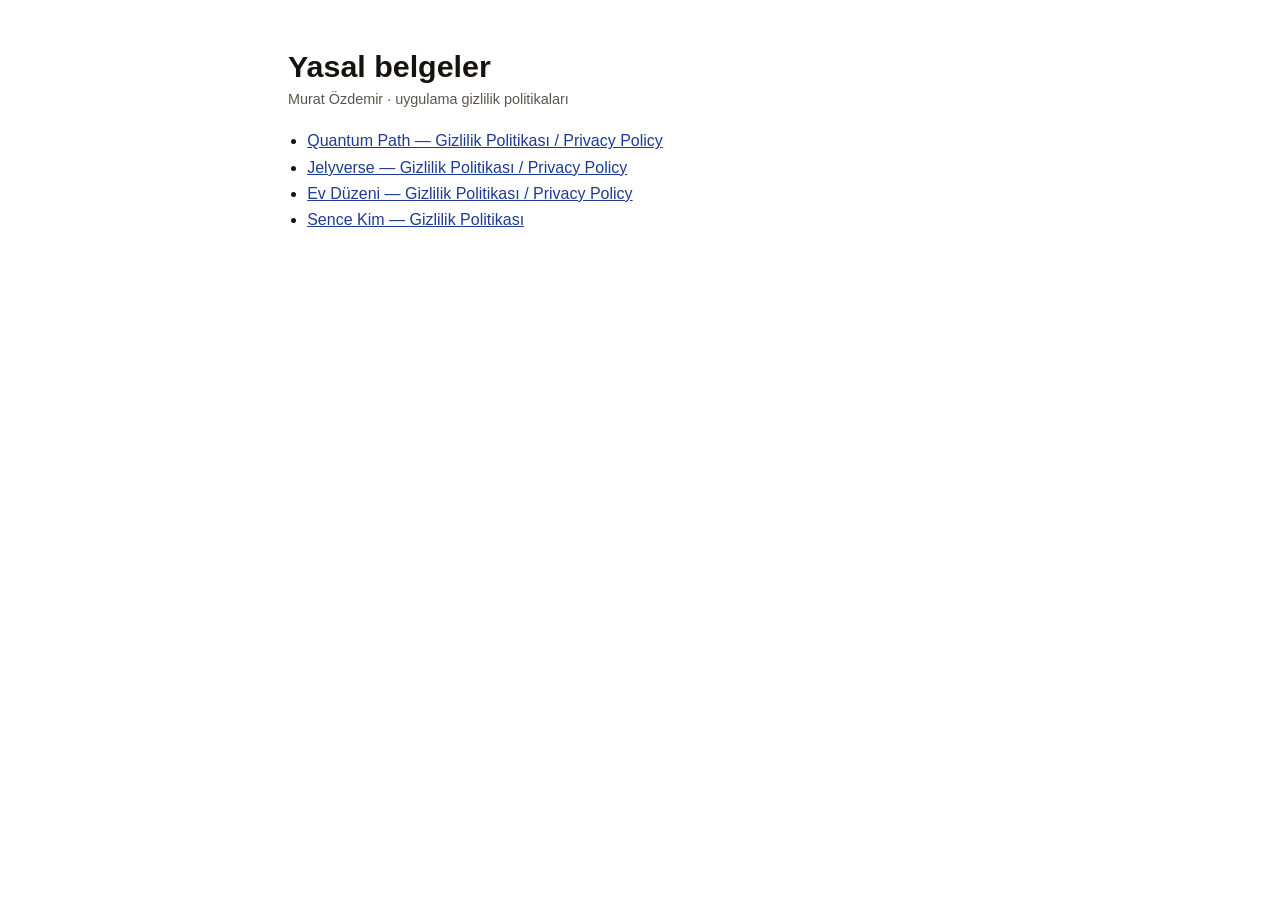
<file: index.html>
<!doctype html>
<html lang="tr">
<head>
<meta charset="utf-8">
<meta name="viewport" content="width=device-width, initial-scale=1">
<title>Yasal belgeler</title>
<link rel="stylesheet" href="_style.css">
</head>
<body>
<main>
<h1>Yasal belgeler</h1>
<p class="meta">Murat Özdemir · uygulama gizlilik politikaları</p>
<ul>
  <li><a href="quantumpath/gizlilik.html">Quantum Path — Gizlilik Politikası / Privacy Policy</a></li>
  <li><a href="jelyverse/gizlilik.html">Jelyverse — Gizlilik Politikası / Privacy Policy</a></li>
  <li><a href="evduzeni/gizlilik.html">Ev Düzeni — Gizlilik Politikası / Privacy Policy</a></li>
  <li><a href="sencekim/gizlilik.html">Sence Kim — Gizlilik Politikası</a></li>
</ul>
</main>
</body>
</html>
</file>
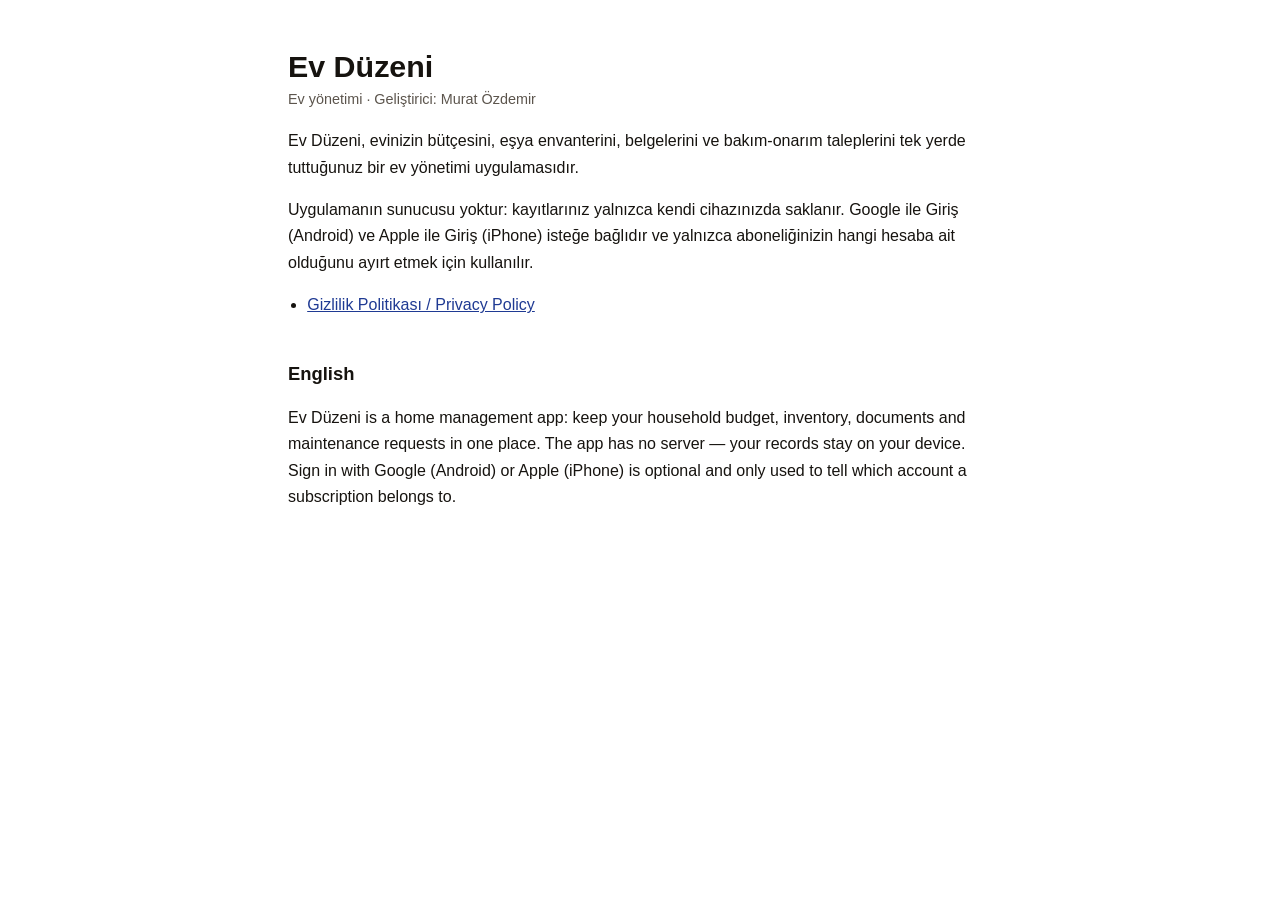
<file: evduzeni/index.html>
<!doctype html>
<html lang="tr">
<head>
<meta charset="utf-8">
<meta name="viewport" content="width=device-width, initial-scale=1">
<title>Ev Düzeni</title>
<link rel="stylesheet" href="../_style.css">
</head>
<body>
<main>

<h1>Ev Düzeni</h1>
<p class="meta">Ev yönetimi · Geliştirici: Murat Özdemir</p>

<p>Ev Düzeni, evinizin bütçesini, eşya envanterini, belgelerini ve bakım-onarım taleplerini tek yerde tuttuğunuz bir ev yönetimi uygulamasıdır.</p>
<p>Uygulamanın sunucusu yoktur: kayıtlarınız yalnızca kendi cihazınızda saklanır. Google ile Giriş (Android) ve Apple ile Giriş (iPhone) isteğe bağlıdır ve yalnızca aboneliğinizin hangi hesaba ait olduğunu ayırt etmek için kullanılır.</p>

<ul>
  <li><a href="gizlilik.html">Gizlilik Politikası / Privacy Policy</a></li>
</ul>

<h2>English</h2>
<p>Ev Düzeni is a home management app: keep your household budget, inventory, documents and maintenance requests in one place. The app has no server — your records stay on your device. Sign in with Google (Android) or Apple (iPhone) is optional and only used to tell which account a subscription belongs to.</p>

</main>
</body>
</html>
</file>
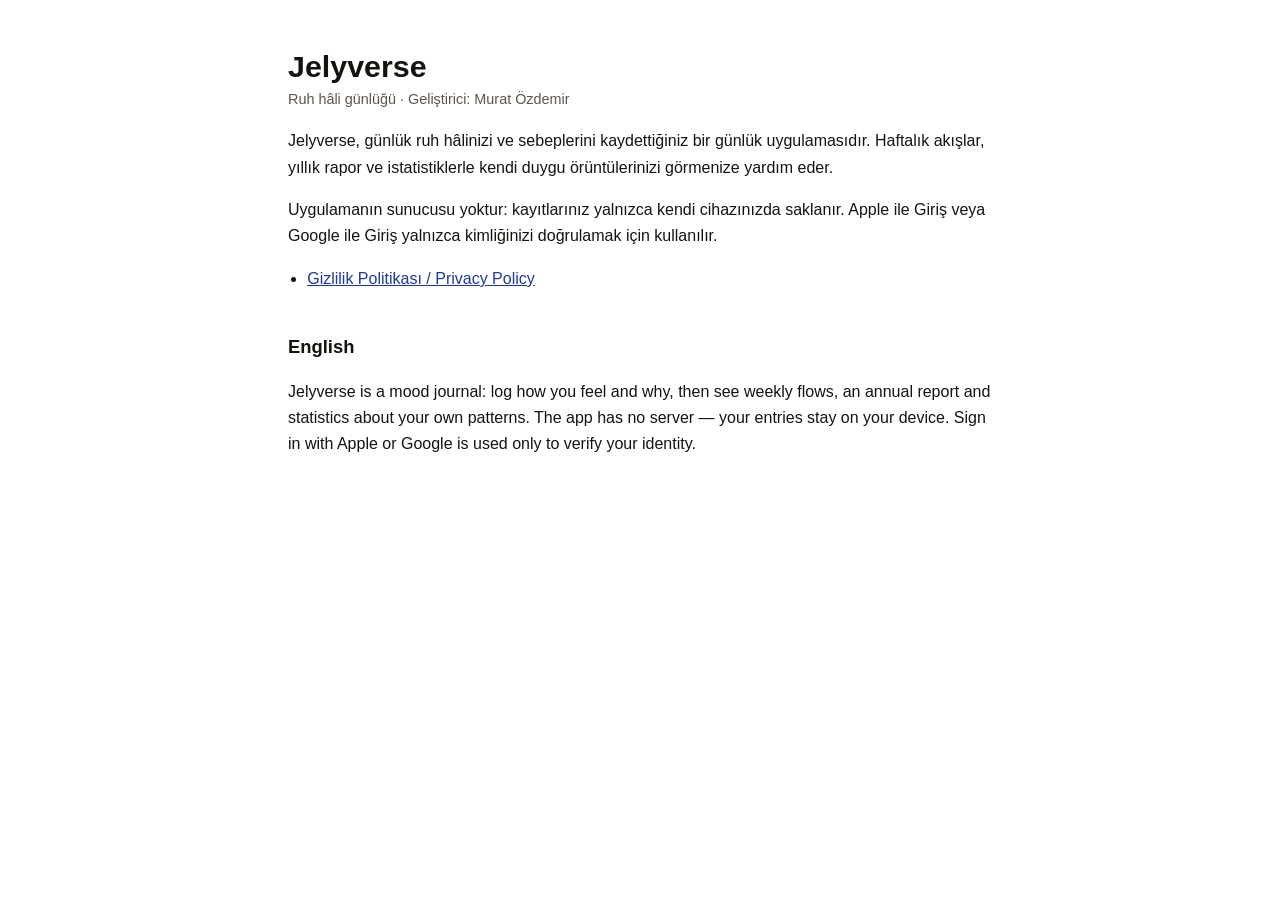
<file: jelyverse/index.html>
<!doctype html>
<html lang="tr">
<head>
<meta charset="utf-8">
<meta name="viewport" content="width=device-width, initial-scale=1">
<title>Jelyverse</title>
<link rel="stylesheet" href="../_style.css">
</head>
<body>
<main>

<h1>Jelyverse</h1>
<p class="meta">Ruh hâli günlüğü · Geliştirici: Murat Özdemir</p>

<p>Jelyverse, günlük ruh hâlinizi ve sebeplerini kaydettiğiniz bir günlük uygulamasıdır. Haftalık akışlar, yıllık rapor ve istatistiklerle kendi duygu örüntülerinizi görmenize yardım eder.</p>
<p>Uygulamanın sunucusu yoktur: kayıtlarınız yalnızca kendi cihazınızda saklanır. Apple ile Giriş veya Google ile Giriş yalnızca kimliğinizi doğrulamak için kullanılır.</p>

<ul>
  <li><a href="gizlilik.html">Gizlilik Politikası / Privacy Policy</a></li>
</ul>

<h2>English</h2>
<p>Jelyverse is a mood journal: log how you feel and why, then see weekly flows, an annual report and statistics about your own patterns. The app has no server — your entries stay on your device. Sign in with Apple or Google is used only to verify your identity.</p>

</main>
</body>
</html>
</file>
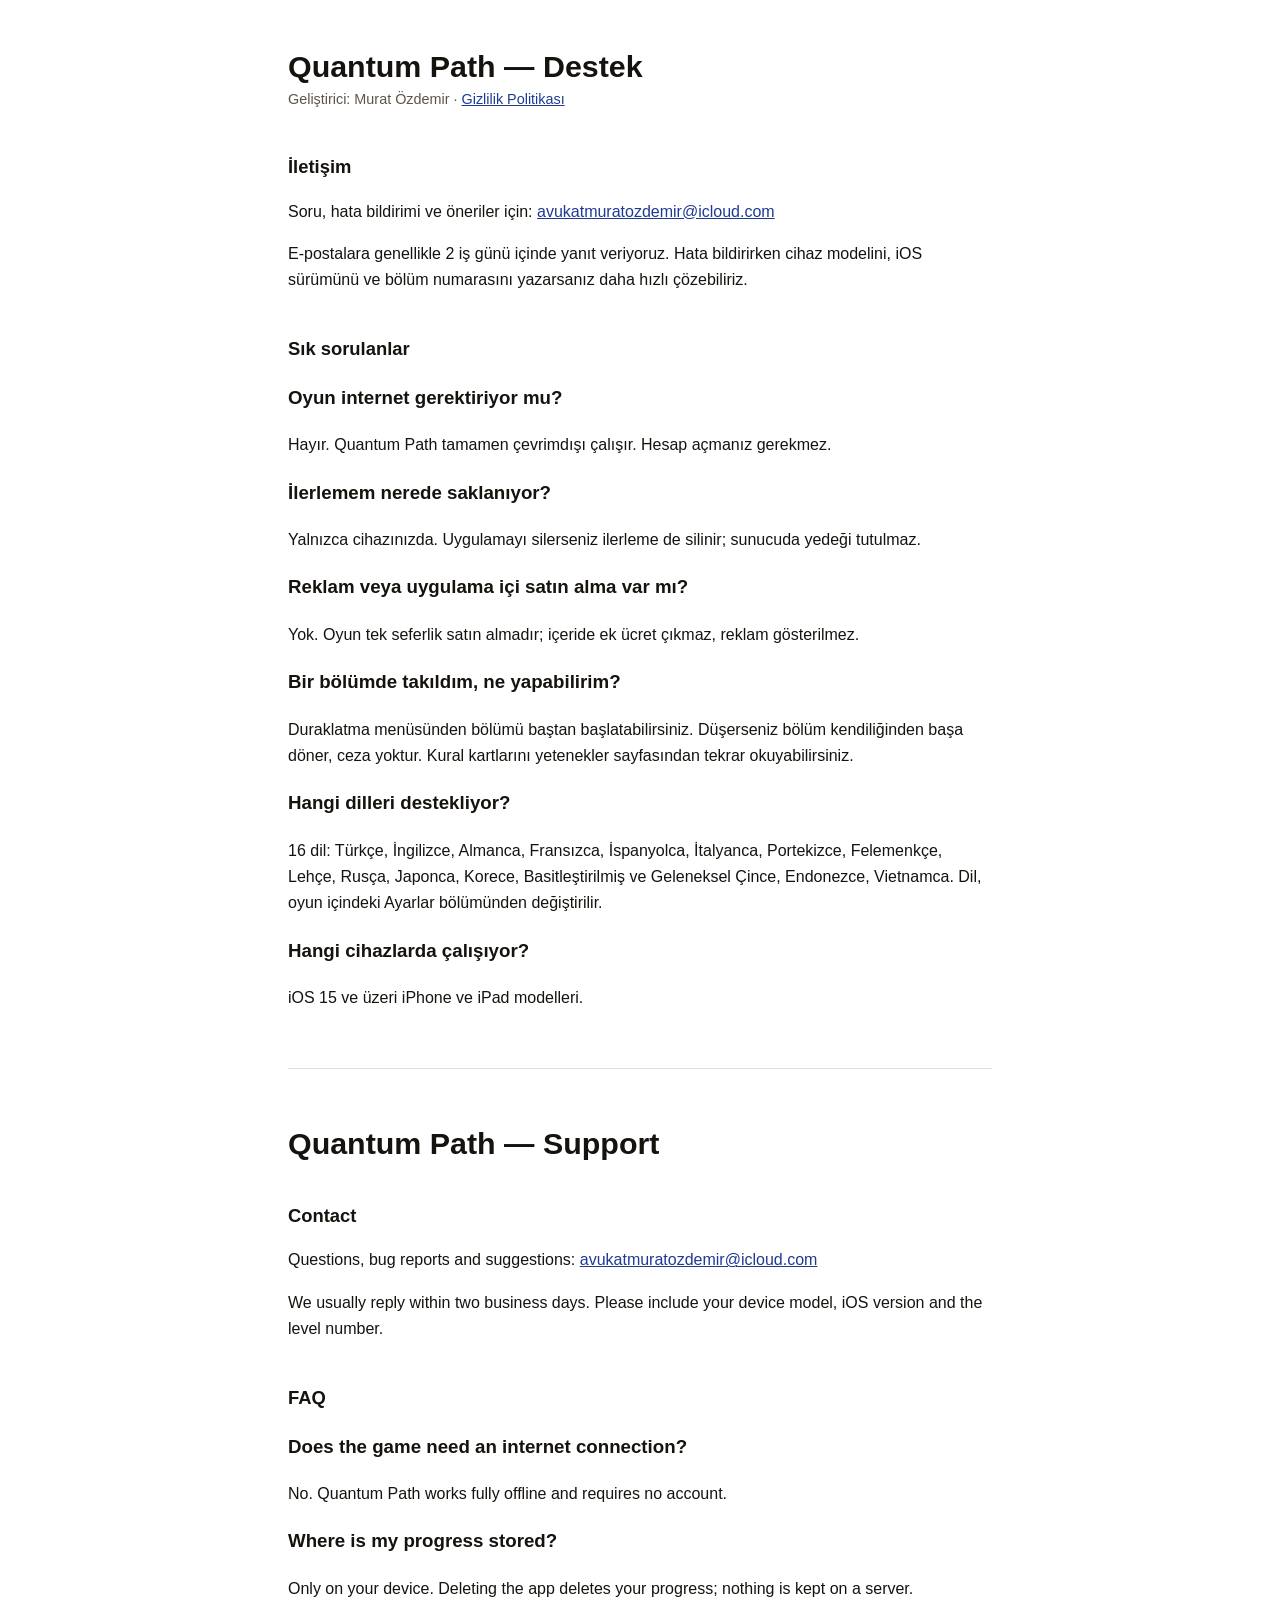
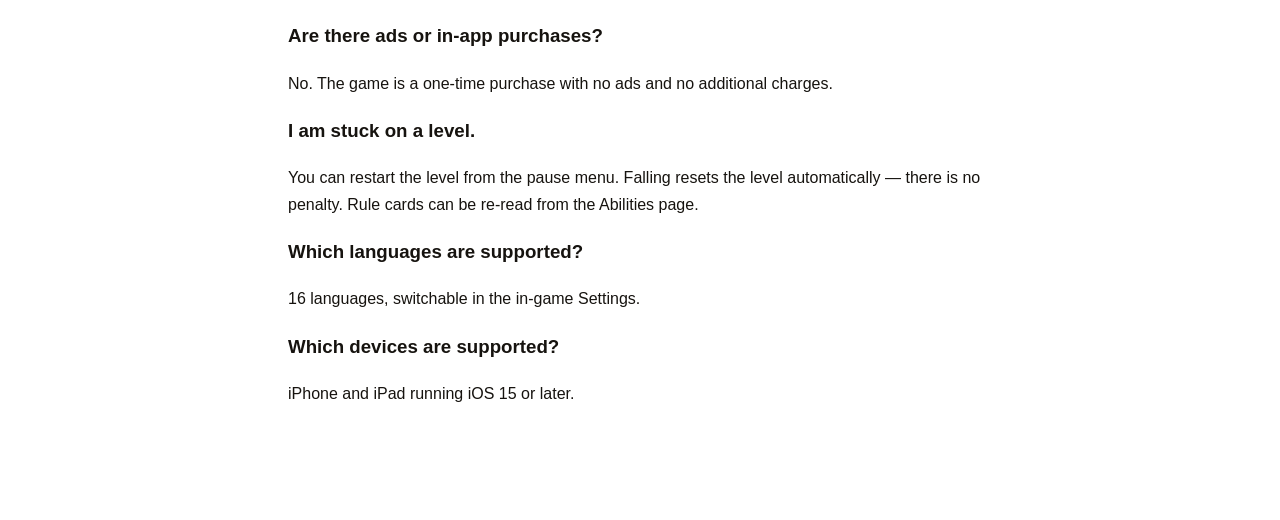
<file: quantumpath/index.html>
<!doctype html>
<html lang="tr">
<head>
<meta charset="utf-8">
<meta name="viewport" content="width=device-width, initial-scale=1">
<title>Quantum Path — Destek / Support</title>
<link rel="stylesheet" href="../_style.css">
</head>
<body>
<main>

<h1>Quantum Path — Destek</h1>
<p class="meta">Geliştirici: Murat Özdemir · <a href="gizlilik.html">Gizlilik Politikası</a></p>

<h2>İletişim</h2>
<p>Soru, hata bildirimi ve öneriler için: <a href="mailto:avukatmuratozdemir@icloud.com">avukatmuratozdemir@icloud.com</a></p>
<p>E-postalara genellikle 2 iş günü içinde yanıt veriyoruz. Hata bildirirken cihaz modelini, iOS sürümünü ve bölüm numarasını yazarsanız daha hızlı çözebiliriz.</p>

<h2>Sık sorulanlar</h2>

<h3>Oyun internet gerektiriyor mu?</h3>
<p>Hayır. Quantum Path tamamen çevrimdışı çalışır. Hesap açmanız gerekmez.</p>

<h3>İlerlemem nerede saklanıyor?</h3>
<p>Yalnızca cihazınızda. Uygulamayı silerseniz ilerleme de silinir; sunucuda yedeği tutulmaz.</p>

<h3>Reklam veya uygulama içi satın alma var mı?</h3>
<p>Yok. Oyun tek seferlik satın almadır; içeride ek ücret çıkmaz, reklam gösterilmez.</p>

<h3>Bir bölümde takıldım, ne yapabilirim?</h3>
<p>Duraklatma menüsünden bölümü baştan başlatabilirsiniz. Düşerseniz bölüm kendiliğinden başa döner, ceza yoktur. Kural kartlarını yetenekler sayfasından tekrar okuyabilirsiniz.</p>

<h3>Hangi dilleri destekliyor?</h3>
<p>16 dil: Türkçe, İngilizce, Almanca, Fransızca, İspanyolca, İtalyanca, Portekizce, Felemenkçe, Lehçe, Rusça, Japonca, Korece, Basitleştirilmiş ve Geleneksel Çince, Endonezce, Vietnamca. Dil, oyun içindeki Ayarlar bölümünden değiştirilir.</p>

<h3>Hangi cihazlarda çalışıyor?</h3>
<p>iOS 15 ve üzeri iPhone ve iPad modelleri.</p>

<hr>

<h1>Quantum Path — Support</h1>

<h2>Contact</h2>
<p>Questions, bug reports and suggestions: <a href="mailto:avukatmuratozdemir@icloud.com">avukatmuratozdemir@icloud.com</a></p>
<p>We usually reply within two business days. Please include your device model, iOS version and the level number.</p>

<h2>FAQ</h2>

<h3>Does the game need an internet connection?</h3>
<p>No. Quantum Path works fully offline and requires no account.</p>

<h3>Where is my progress stored?</h3>
<p>Only on your device. Deleting the app deletes your progress; nothing is kept on a server.</p>

<h3>Are there ads or in-app purchases?</h3>
<p>No. The game is a one-time purchase with no ads and no additional charges.</p>

<h3>I am stuck on a level.</h3>
<p>You can restart the level from the pause menu. Falling resets the level automatically — there is no penalty. Rule cards can be re-read from the Abilities page.</p>

<h3>Which languages are supported?</h3>
<p>16 languages, switchable in the in-game Settings.</p>

<h3>Which devices are supported?</h3>
<p>iPhone and iPad running iOS 15 or later.</p>

</main>
</body>
</html>
</file>
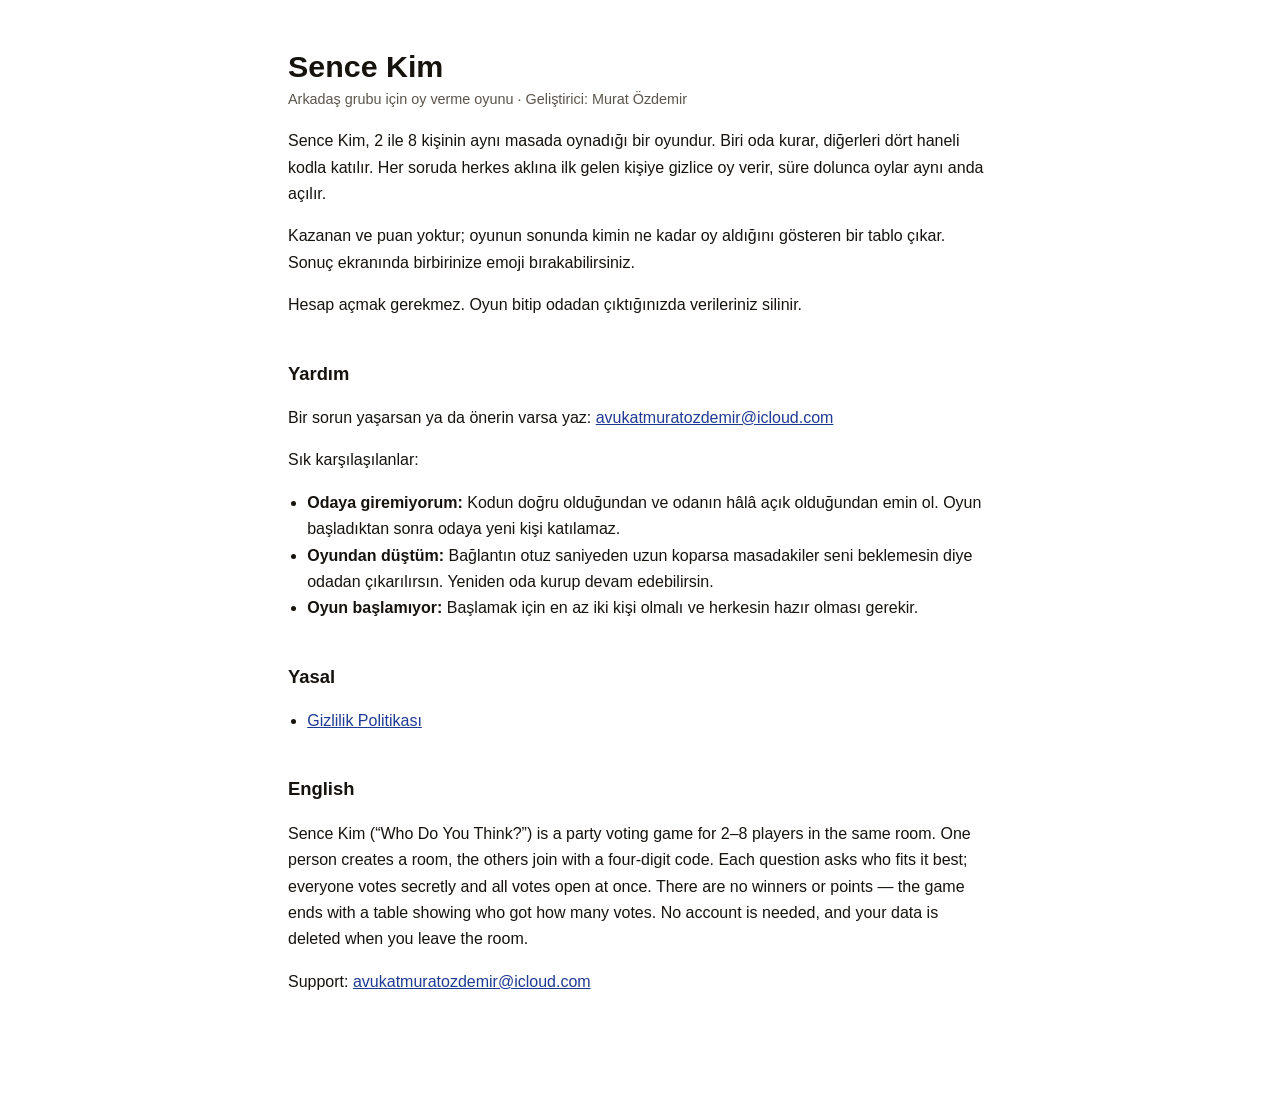
<file: sencekim/index.html>
<!doctype html>
<html lang="tr">
<head>
<meta charset="utf-8">
<meta name="viewport" content="width=device-width, initial-scale=1">
<title>Sence Kim</title>
<link rel="stylesheet" href="../_style.css">
</head>
<body>
<main>

<h1>Sence Kim</h1>
<p class="meta">Arkadaş grubu için oy verme oyunu · Geliştirici: Murat Özdemir</p>

<p>Sence Kim, 2 ile 8 kişinin aynı masada oynadığı bir oyundur. Biri oda kurar, diğerleri dört haneli kodla katılır. Her soruda herkes aklına ilk gelen kişiye gizlice oy verir, süre dolunca oylar aynı anda açılır.</p>
<p>Kazanan ve puan yoktur; oyunun sonunda kimin ne kadar oy aldığını gösteren bir tablo çıkar. Sonuç ekranında birbirinize emoji bırakabilirsiniz.</p>
<p>Hesap açmak gerekmez. Oyun bitip odadan çıktığınızda verileriniz silinir.</p>

<h2>Yardım</h2>
<p>Bir sorun yaşarsan ya da önerin varsa yaz: <a href="mailto:avukatmuratozdemir@icloud.com">avukatmuratozdemir@icloud.com</a></p>
<p>Sık karşılaşılanlar:</p>
<ul>
  <li><strong>Odaya giremiyorum:</strong> Kodun doğru olduğundan ve odanın hâlâ açık olduğundan emin ol. Oyun başladıktan sonra odaya yeni kişi katılamaz.</li>
  <li><strong>Oyundan düştüm:</strong> Bağlantın otuz saniyeden uzun koparsa masadakiler seni beklemesin diye odadan çıkarılırsın. Yeniden oda kurup devam edebilirsin.</li>
  <li><strong>Oyun başlamıyor:</strong> Başlamak için en az iki kişi olmalı ve herkesin hazır olması gerekir.</li>
</ul>

<h2>Yasal</h2>
<ul>
  <li><a href="gizlilik.html">Gizlilik Politikası</a></li>
</ul>

<h2>English</h2>
<p>Sence Kim (“Who Do You Think?”) is a party voting game for 2–8 players in the same room. One person creates a room, the others join with a four-digit code. Each question asks who fits it best; everyone votes secretly and all votes open at once. There are no winners or points — the game ends with a table showing who got how many votes. No account is needed, and your data is deleted when you leave the room.</p>
<p>Support: <a href="mailto:avukatmuratozdemir@icloud.com">avukatmuratozdemir@icloud.com</a></p>

</main>
</body>
</html>
</file>
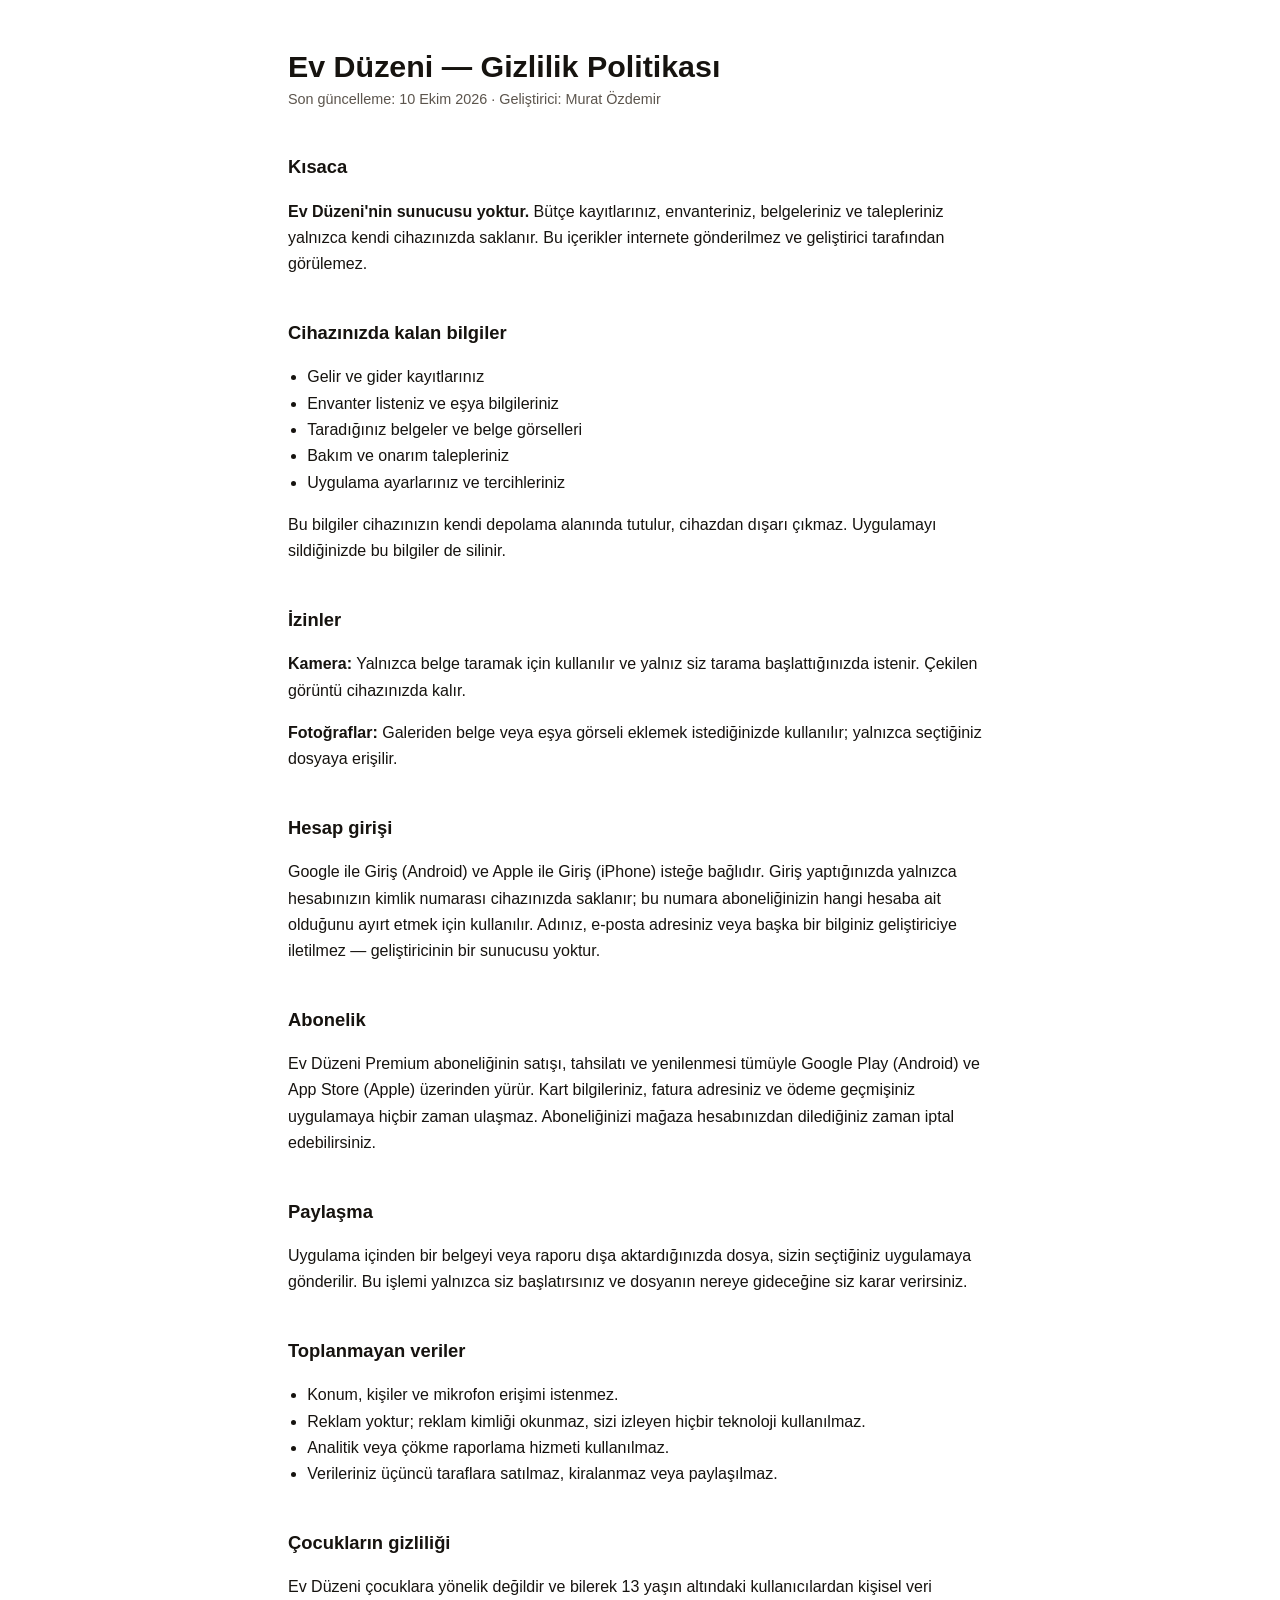
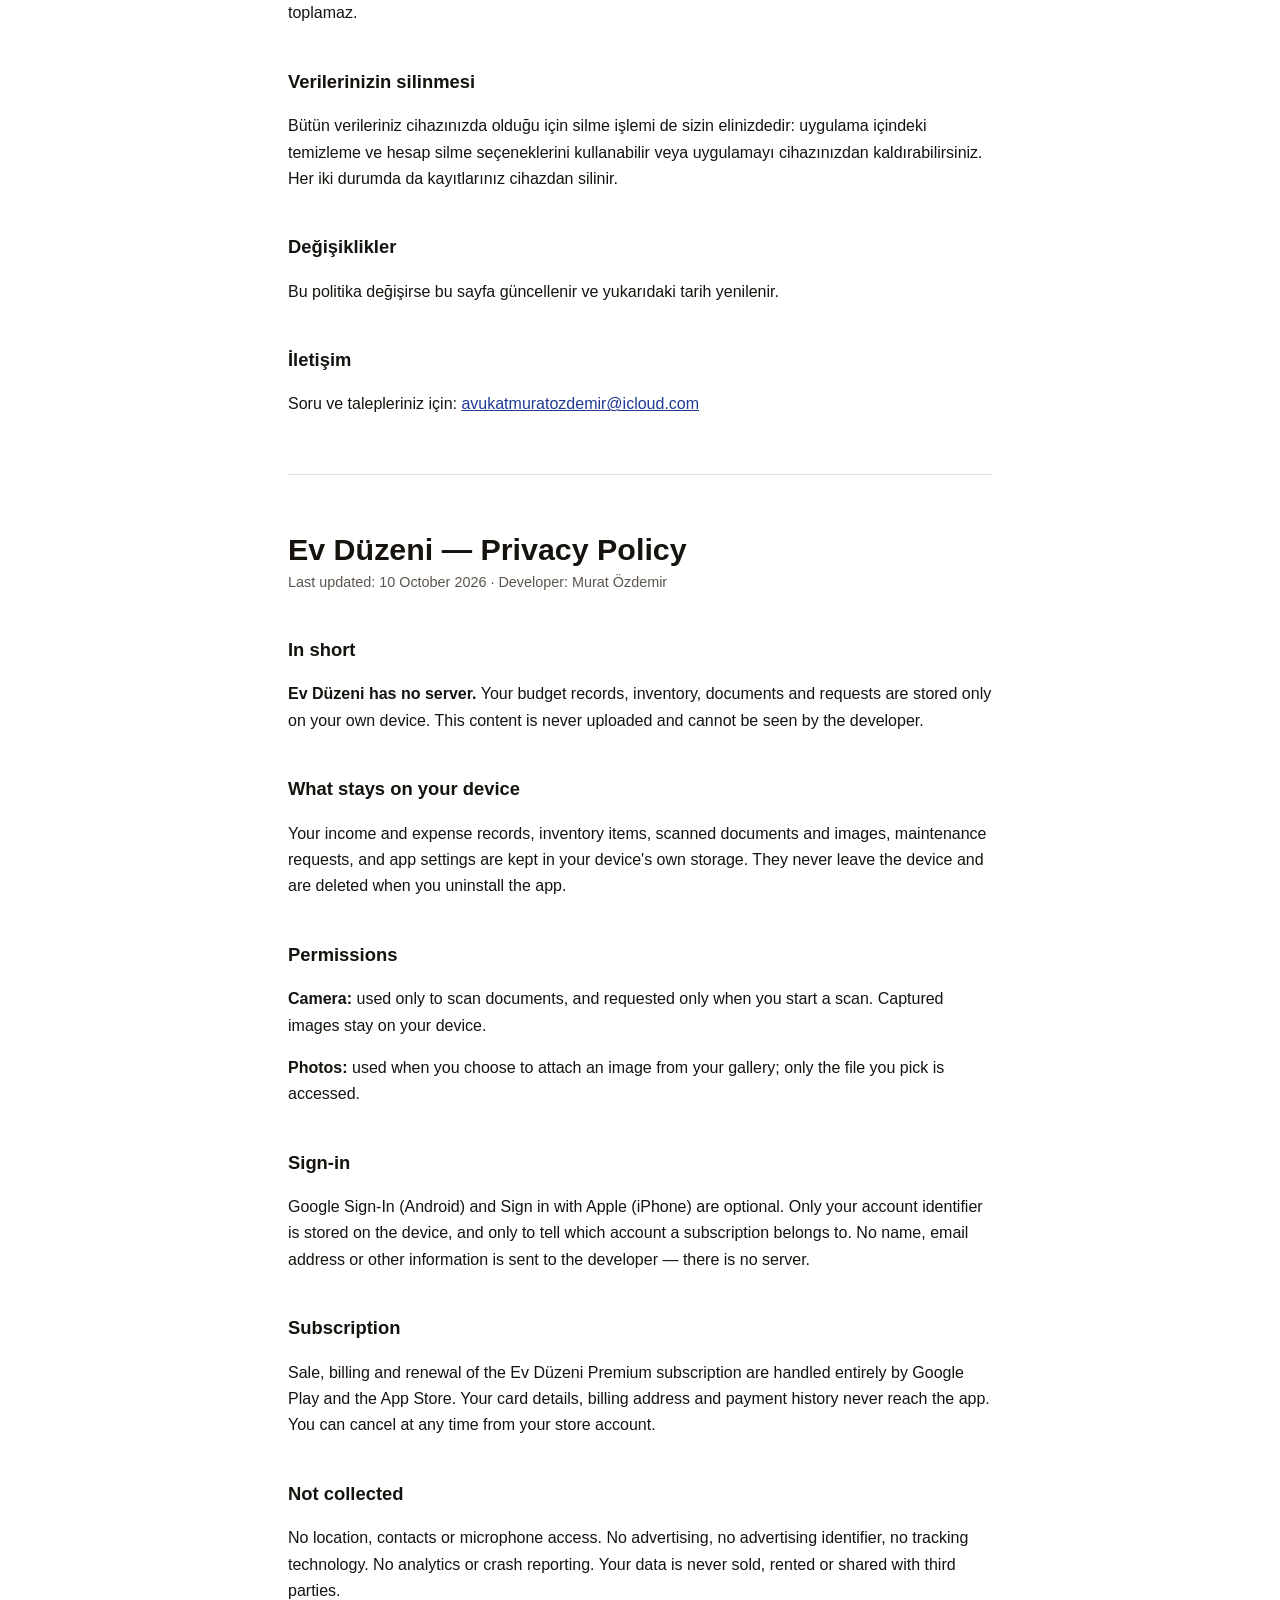
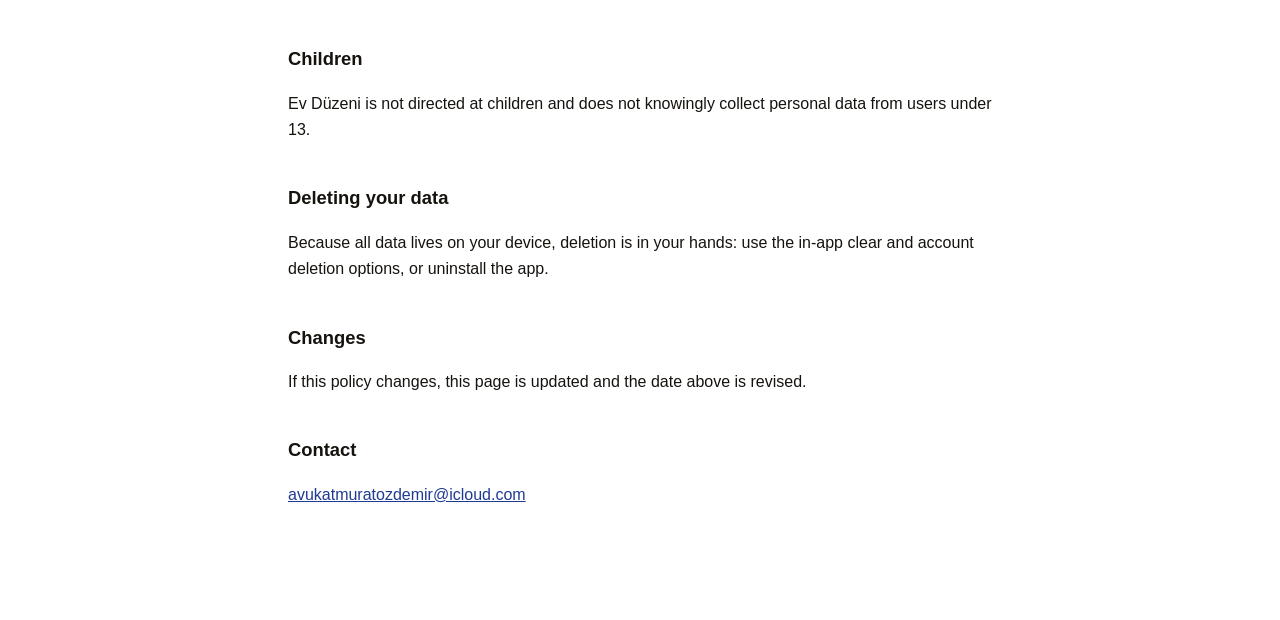
<file: evduzeni/gizlilik.html>
<!doctype html>
<html lang="tr">
<head>
<meta charset="utf-8">
<meta name="viewport" content="width=device-width, initial-scale=1">
<title>Ev Düzeni — Gizlilik Politikası / Privacy Policy</title>
<link rel="stylesheet" href="../_style.css">
</head>
<body>
<main>

<h1>Ev Düzeni — Gizlilik Politikası</h1>
<p class="meta">Son güncelleme: 10 Ekim 2026 · Geliştirici: Murat Özdemir</p>

<h2>Kısaca</h2>
<p><strong>Ev Düzeni'nin sunucusu yoktur.</strong> Bütçe kayıtlarınız, envanteriniz, belgeleriniz ve talepleriniz yalnızca kendi cihazınızda saklanır. Bu içerikler internete gönderilmez ve geliştirici tarafından görülemez.</p>

<h2>Cihazınızda kalan bilgiler</h2>
<ul>
  <li>Gelir ve gider kayıtlarınız</li>
  <li>Envanter listeniz ve eşya bilgileriniz</li>
  <li>Taradığınız belgeler ve belge görselleri</li>
  <li>Bakım ve onarım talepleriniz</li>
  <li>Uygulama ayarlarınız ve tercihleriniz</li>
</ul>
<p>Bu bilgiler cihazınızın kendi depolama alanında tutulur, cihazdan dışarı çıkmaz. Uygulamayı sildiğinizde bu bilgiler de silinir.</p>

<h2>İzinler</h2>
<p><strong>Kamera:</strong> Yalnızca belge taramak için kullanılır ve yalnız siz tarama başlattığınızda istenir. Çekilen görüntü cihazınızda kalır.</p>
<p><strong>Fotoğraflar:</strong> Galeriden belge veya eşya görseli eklemek istediğinizde kullanılır; yalnızca seçtiğiniz dosyaya erişilir.</p>

<h2>Hesap girişi</h2>
<p>Google ile Giriş (Android) ve Apple ile Giriş (iPhone) isteğe bağlıdır. Giriş yaptığınızda yalnızca hesabınızın kimlik numarası cihazınızda saklanır; bu numara aboneliğinizin hangi hesaba ait olduğunu ayırt etmek için kullanılır. Adınız, e-posta adresiniz veya başka bir bilginiz geliştiriciye iletilmez — geliştiricinin bir sunucusu yoktur.</p>

<h2>Abonelik</h2>
<p>Ev Düzeni Premium aboneliğinin satışı, tahsilatı ve yenilenmesi tümüyle Google Play (Android) ve App Store (Apple) üzerinden yürür. Kart bilgileriniz, fatura adresiniz ve ödeme geçmişiniz uygulamaya hiçbir zaman ulaşmaz. Aboneliğinizi mağaza hesabınızdan dilediğiniz zaman iptal edebilirsiniz.</p>

<h2>Paylaşma</h2>
<p>Uygulama içinden bir belgeyi veya raporu dışa aktardığınızda dosya, sizin seçtiğiniz uygulamaya gönderilir. Bu işlemi yalnızca siz başlatırsınız ve dosyanın nereye gideceğine siz karar verirsiniz.</p>

<h2>Toplanmayan veriler</h2>
<ul>
  <li>Konum, kişiler ve mikrofon erişimi istenmez.</li>
  <li>Reklam yoktur; reklam kimliği okunmaz, sizi izleyen hiçbir teknoloji kullanılmaz.</li>
  <li>Analitik veya çökme raporlama hizmeti kullanılmaz.</li>
  <li>Verileriniz üçüncü taraflara satılmaz, kiralanmaz veya paylaşılmaz.</li>
</ul>

<h2>Çocukların gizliliği</h2>
<p>Ev Düzeni çocuklara yönelik değildir ve bilerek 13 yaşın altındaki kullanıcılardan kişisel veri toplamaz.</p>

<h2>Verilerinizin silinmesi</h2>
<p>Bütün verileriniz cihazınızda olduğu için silme işlemi de sizin elinizdedir: uygulama içindeki temizleme ve hesap silme seçeneklerini kullanabilir veya uygulamayı cihazınızdan kaldırabilirsiniz. Her iki durumda da kayıtlarınız cihazdan silinir.</p>

<h2>Değişiklikler</h2>
<p>Bu politika değişirse bu sayfa güncellenir ve yukarıdaki tarih yenilenir.</p>

<h2>İletişim</h2>
<p>Soru ve talepleriniz için: <a href="mailto:avukatmuratozdemir@icloud.com">avukatmuratozdemir@icloud.com</a></p>

<hr>

<h1>Ev Düzeni — Privacy Policy</h1>
<p class="meta">Last updated: 10 October 2026 · Developer: Murat Özdemir</p>

<h2>In short</h2>
<p><strong>Ev Düzeni has no server.</strong> Your budget records, inventory, documents and requests are stored only on your own device. This content is never uploaded and cannot be seen by the developer.</p>

<h2>What stays on your device</h2>
<p>Your income and expense records, inventory items, scanned documents and images, maintenance requests, and app settings are kept in your device's own storage. They never leave the device and are deleted when you uninstall the app.</p>

<h2>Permissions</h2>
<p><strong>Camera:</strong> used only to scan documents, and requested only when you start a scan. Captured images stay on your device.</p>
<p><strong>Photos:</strong> used when you choose to attach an image from your gallery; only the file you pick is accessed.</p>

<h2>Sign-in</h2>
<p>Google Sign-In (Android) and Sign in with Apple (iPhone) are optional. Only your account identifier is stored on the device, and only to tell which account a subscription belongs to. No name, email address or other information is sent to the developer — there is no server.</p>

<h2>Subscription</h2>
<p>Sale, billing and renewal of the Ev Düzeni Premium subscription are handled entirely by Google Play and the App Store. Your card details, billing address and payment history never reach the app. You can cancel at any time from your store account.</p>

<h2>Not collected</h2>
<p>No location, contacts or microphone access. No advertising, no advertising identifier, no tracking technology. No analytics or crash reporting. Your data is never sold, rented or shared with third parties.</p>

<h2>Children</h2>
<p>Ev Düzeni is not directed at children and does not knowingly collect personal data from users under 13.</p>

<h2>Deleting your data</h2>
<p>Because all data lives on your device, deletion is in your hands: use the in-app clear and account deletion options, or uninstall the app.</p>

<h2>Changes</h2>
<p>If this policy changes, this page is updated and the date above is revised.</p>

<h2>Contact</h2>
<p><a href="mailto:avukatmuratozdemir@icloud.com">avukatmuratozdemir@icloud.com</a></p>

</main>
</body>
</html>
</file>
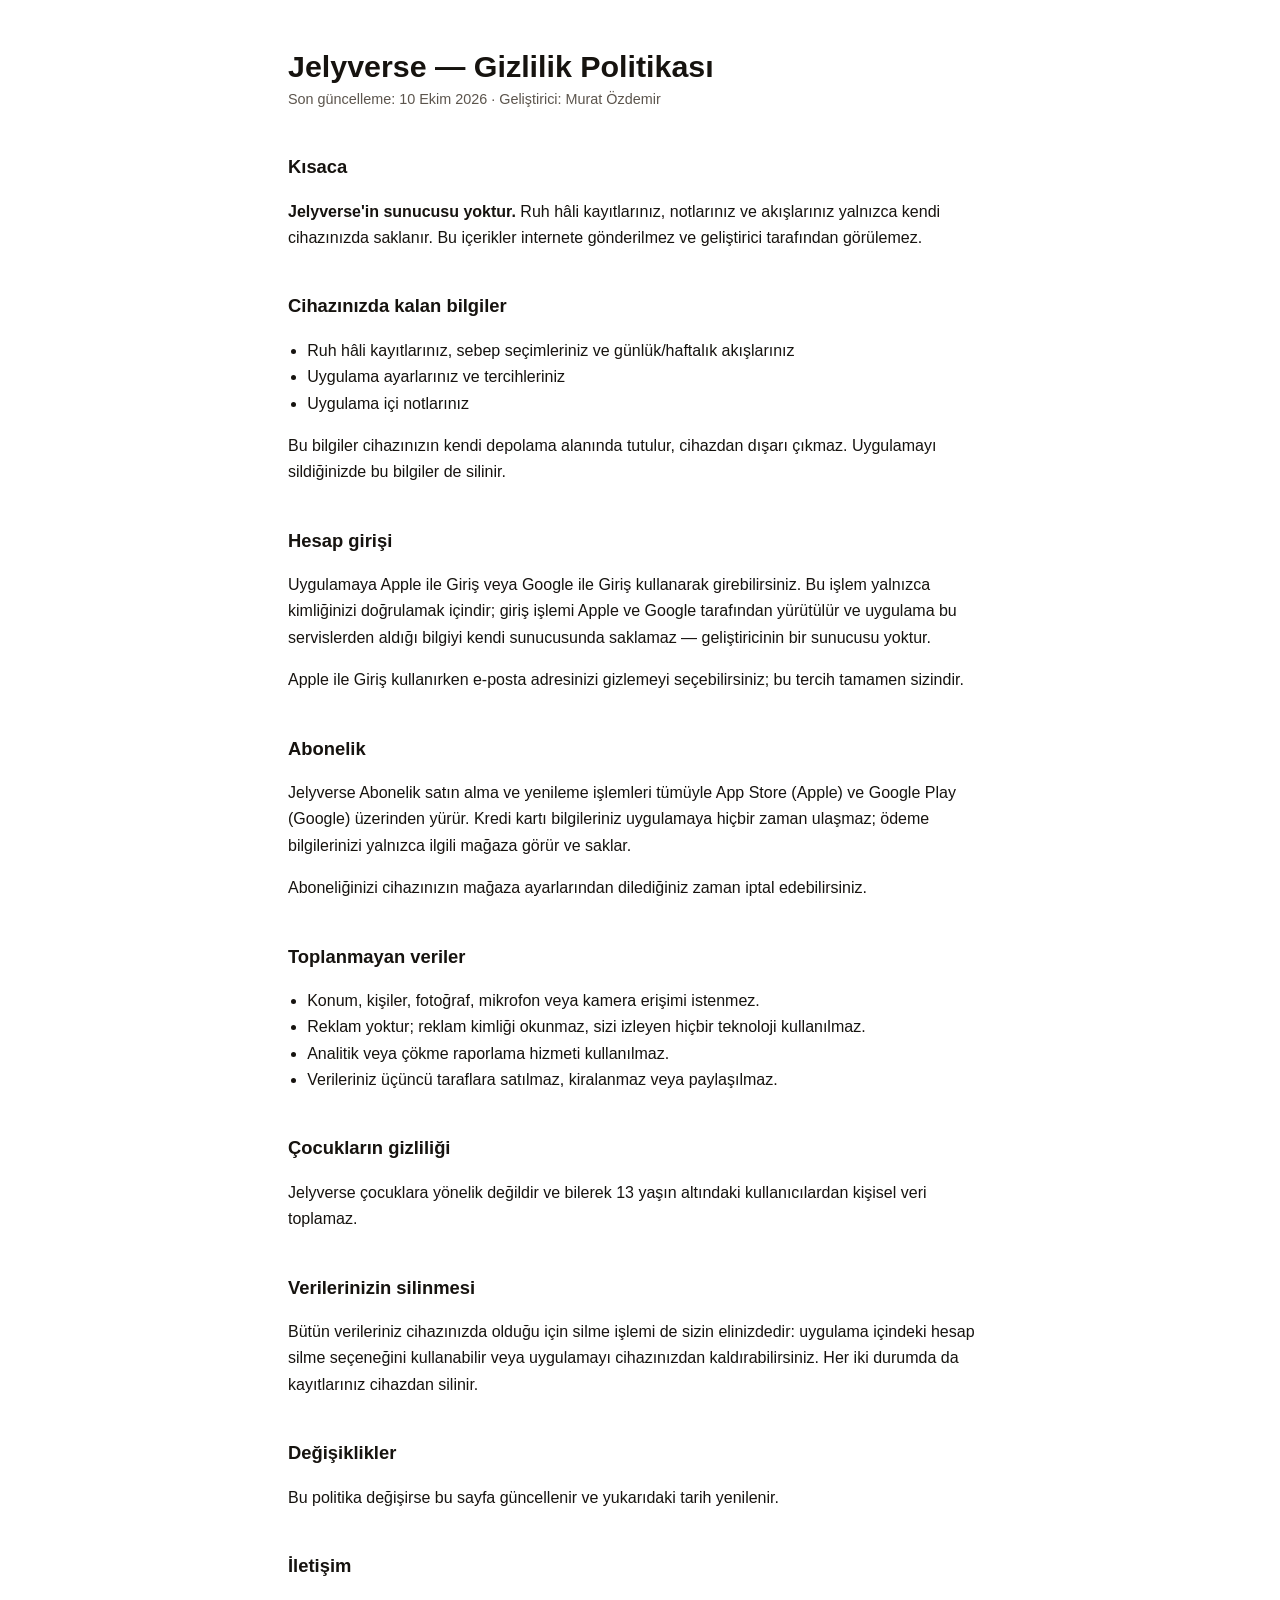
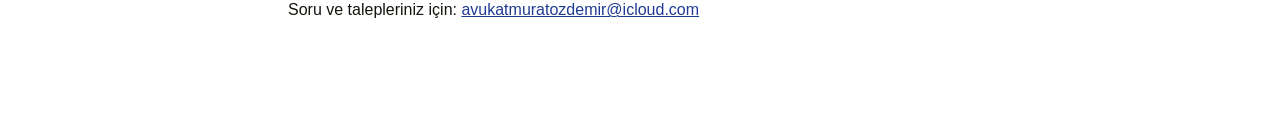
<file: jelyverse/gizlilik.html>
<!doctype html>
<html lang="tr">
<head>
<meta charset="utf-8">
<meta name="viewport" content="width=device-width, initial-scale=1">
<title>Jelyverse — Gizlilik Politikası / Privacy Policy</title>
<link rel="stylesheet" href="../_style.css">
</head>
<body>
<main>

<h1>Jelyverse — Gizlilik Politikası</h1>
<p class="meta">Son güncelleme: 10 Ekim 2026 · Geliştirici: Murat Özdemir</p>

<h2>Kısaca</h2>
<p><strong>Jelyverse'in sunucusu yoktur.</strong> Ruh hâli kayıtlarınız, notlarınız ve akışlarınız yalnızca kendi cihazınızda saklanır. Bu içerikler internete gönderilmez ve geliştirici tarafından görülemez.</p>

<h2>Cihazınızda kalan bilgiler</h2>
<ul>
  <li>Ruh hâli kayıtlarınız, sebep seçimleriniz ve günlük/haftalık akışlarınız</li>
  <li>Uygulama ayarlarınız ve tercihleriniz</li>
  <li>Uygulama içi notlarınız</li>
</ul>
<p>Bu bilgiler cihazınızın kendi depolama alanında tutulur, cihazdan dışarı çıkmaz. Uygulamayı sildiğinizde bu bilgiler de silinir.</p>

<h2>Hesap girişi</h2>
<p>Uygulamaya Apple ile Giriş veya Google ile Giriş kullanarak girebilirsiniz. Bu işlem yalnızca kimliğinizi doğrulamak içindir; giriş işlemi Apple ve Google tarafından yürütülür ve uygulama bu servislerden aldığı bilgiyi kendi sunucusunda saklamaz — geliştiricinin bir sunucusu yoktur.</p>
<p>Apple ile Giriş kullanırken e-posta adresinizi gizlemeyi seçebilirsiniz; bu tercih tamamen sizindir.</p>

<h2>Abonelik</h2>
<p>Jelyverse Abonelik satın alma ve yenileme işlemleri tümüyle App Store (Apple) ve Google Play (Google) üzerinden yürür. Kredi kartı bilgileriniz uygulamaya hiçbir zaman ulaşmaz; ödeme bilgilerinizi yalnızca ilgili mağaza görür ve saklar.</p>
<p>Aboneliğinizi cihazınızın mağaza ayarlarından dilediğiniz zaman iptal edebilirsiniz.</p>

<h2>Toplanmayan veriler</h2>
<ul>
  <li>Konum, kişiler, fotoğraf, mikrofon veya kamera erişimi istenmez.</li>
  <li>Reklam yoktur; reklam kimliği okunmaz, sizi izleyen hiçbir teknoloji kullanılmaz.</li>
  <li>Analitik veya çökme raporlama hizmeti kullanılmaz.</li>
  <li>Verileriniz üçüncü taraflara satılmaz, kiralanmaz veya paylaşılmaz.</li>
</ul>

<h2>Çocukların gizliliği</h2>
<p>Jelyverse çocuklara yönelik değildir ve bilerek 13 yaşın altındaki kullanıcılardan kişisel veri toplamaz.</p>

<h2>Verilerinizin silinmesi</h2>
<p>Bütün verileriniz cihazınızda olduğu için silme işlemi de sizin elinizdedir: uygulama içindeki hesap silme seçeneğini kullanabilir veya uygulamayı cihazınızdan kaldırabilirsiniz. Her iki durumda da kayıtlarınız cihazdan silinir.</p>

<h2>Değişiklikler</h2>
<p>Bu politika değişirse bu sayfa güncellenir ve yukarıdaki tarih yenilenir.</p>

<h2>İletişim</h2>
<p>Soru ve talepleriniz için: <a href="mailto:avukatmuratozdemir@icloud.com">avukatmuratozdemir@icloud.com</a></p>

</main>
</body>
</html>
</file>
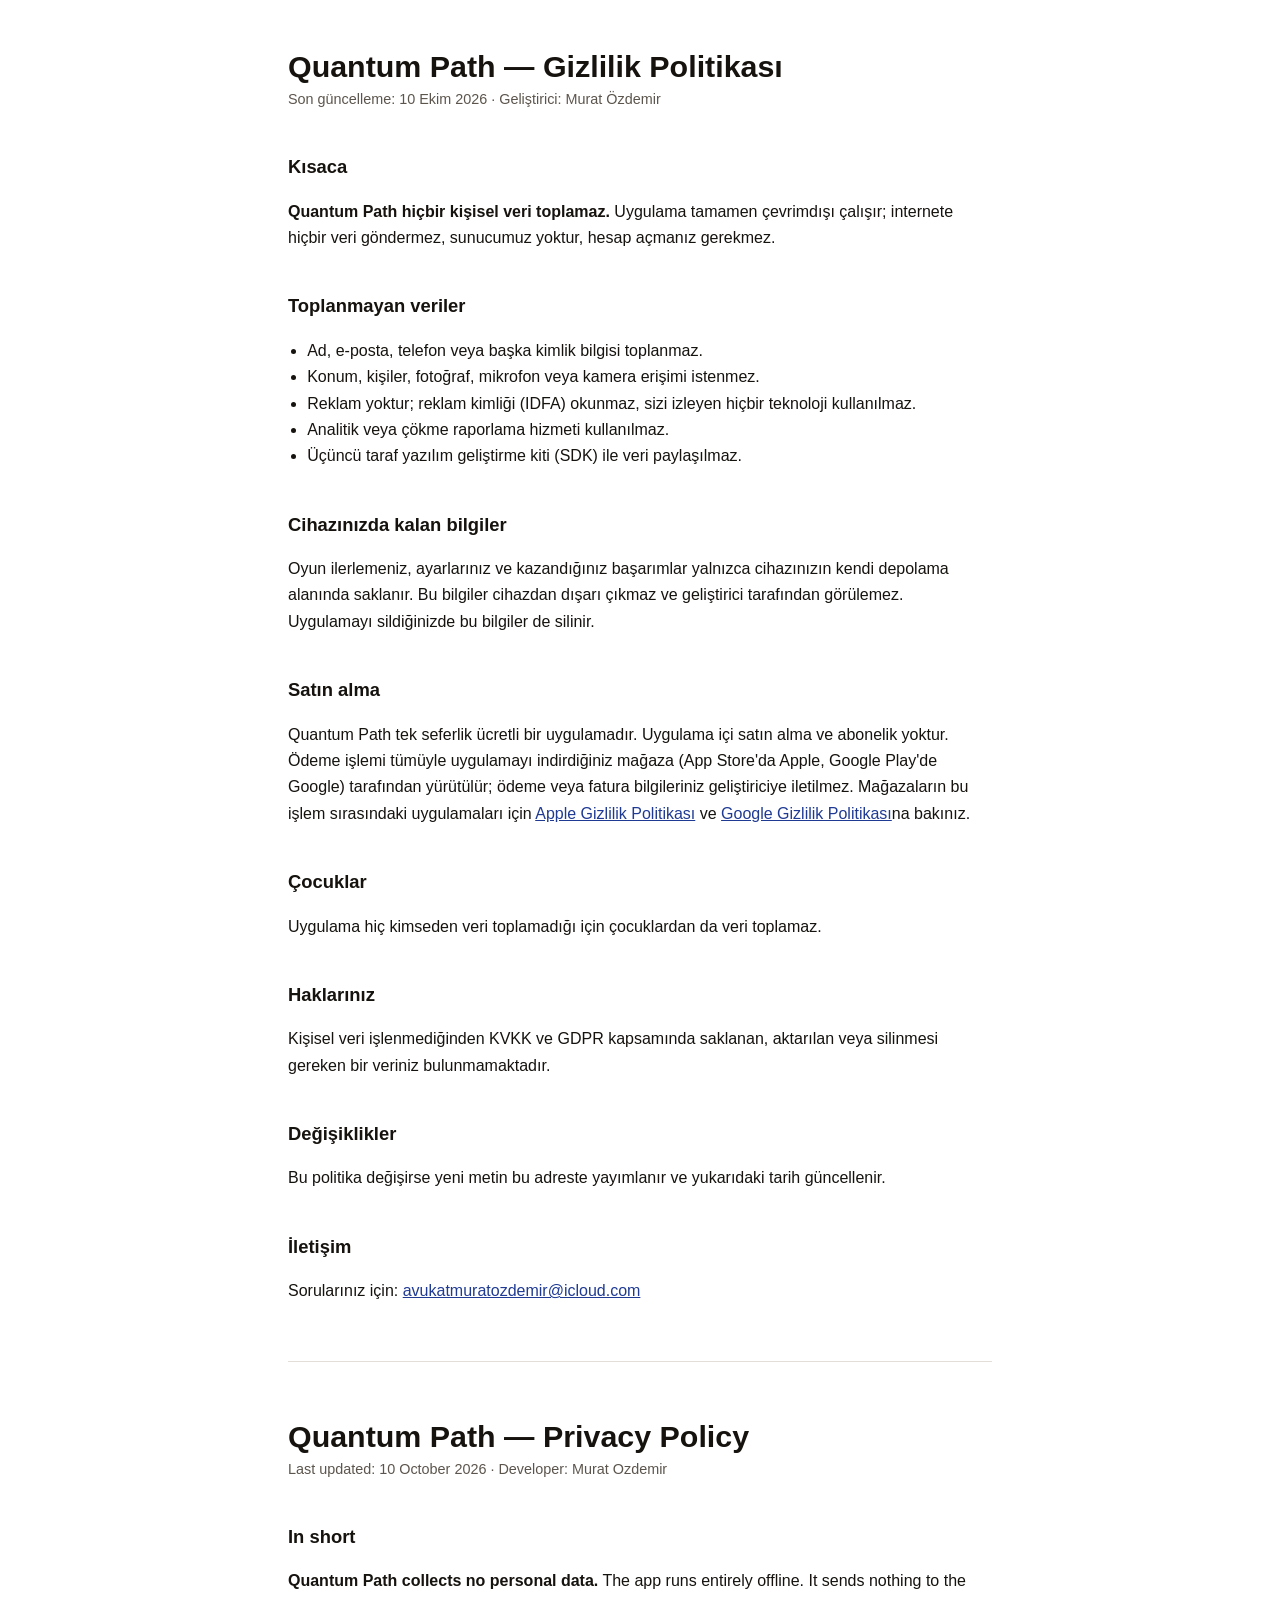
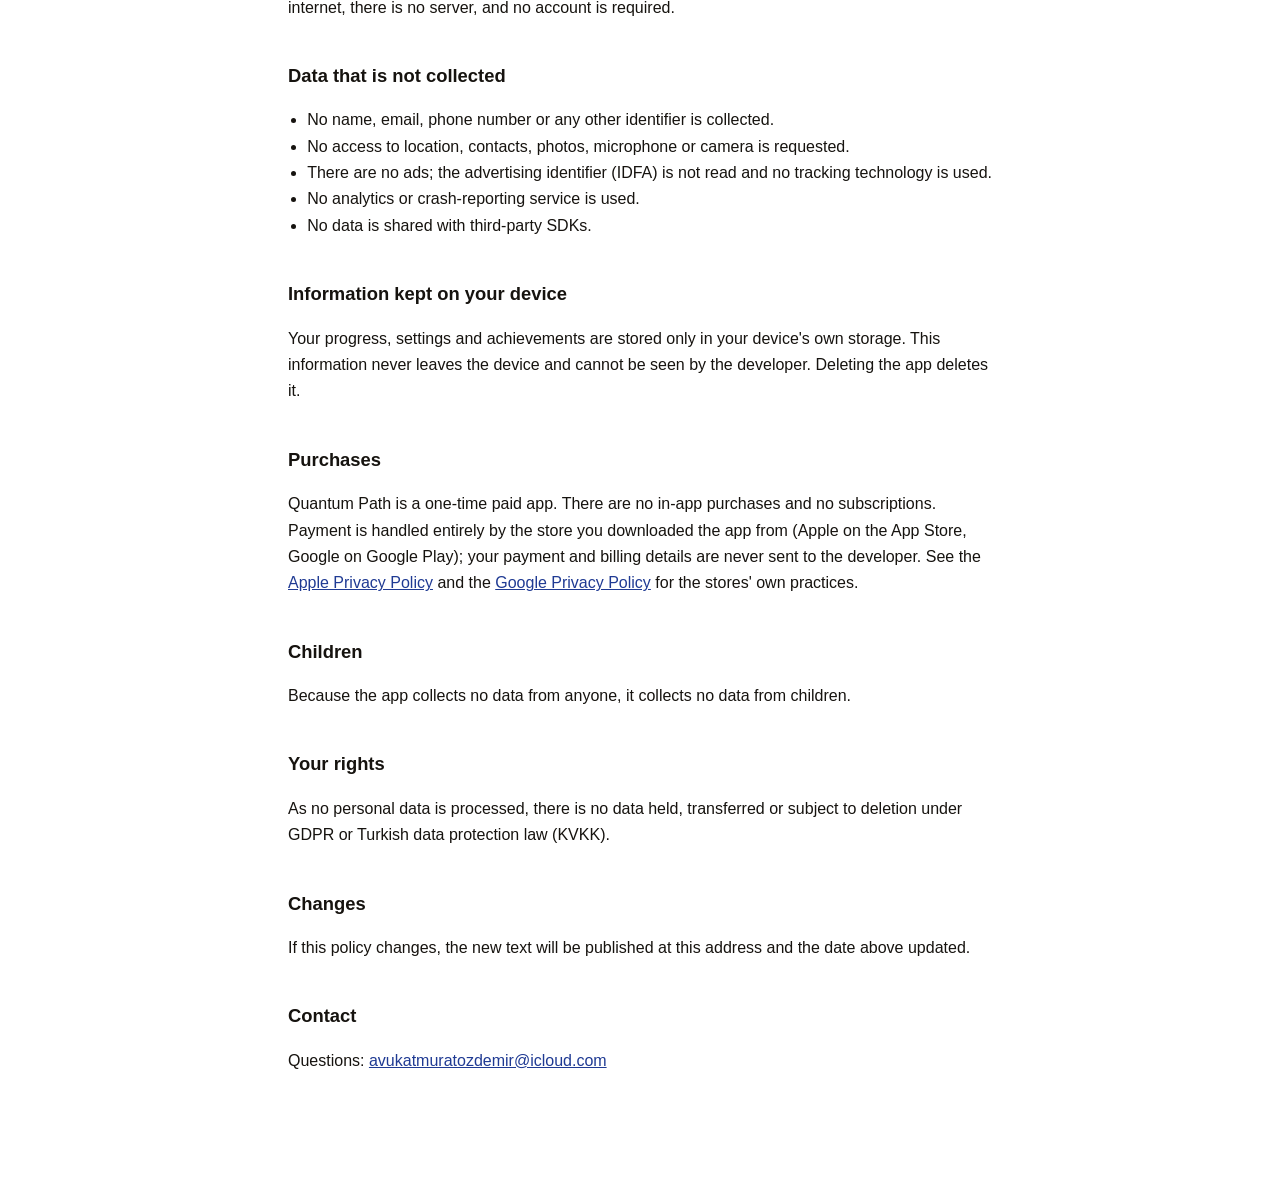
<file: quantumpath/gizlilik.html>
<!doctype html>
<html lang="tr">
<head>
<meta charset="utf-8">
<meta name="viewport" content="width=device-width, initial-scale=1">
<title>Quantum Path — Gizlilik Politikası / Privacy Policy</title>
<link rel="stylesheet" href="../_style.css">
</head>
<body>
<main>

<h1>Quantum Path — Gizlilik Politikası</h1>
<p class="meta">Son güncelleme: 10 Ekim 2026 · Geliştirici: Murat Özdemir</p>

<h2>Kısaca</h2>
<p><strong>Quantum Path hiçbir kişisel veri toplamaz.</strong> Uygulama tamamen çevrimdışı çalışır; internete hiçbir veri göndermez, sunucumuz yoktur, hesap açmanız gerekmez.</p>

<h2>Toplanmayan veriler</h2>
<ul>
  <li>Ad, e-posta, telefon veya başka kimlik bilgisi toplanmaz.</li>
  <li>Konum, kişiler, fotoğraf, mikrofon veya kamera erişimi istenmez.</li>
  <li>Reklam yoktur; reklam kimliği (IDFA) okunmaz, sizi izleyen hiçbir teknoloji kullanılmaz.</li>
  <li>Analitik veya çökme raporlama hizmeti kullanılmaz.</li>
  <li>Üçüncü taraf yazılım geliştirme kiti (SDK) ile veri paylaşılmaz.</li>
</ul>

<h2>Cihazınızda kalan bilgiler</h2>
<p>Oyun ilerlemeniz, ayarlarınız ve kazandığınız başarımlar yalnızca cihazınızın kendi depolama alanında saklanır. Bu bilgiler cihazdan dışarı çıkmaz ve geliştirici tarafından görülemez. Uygulamayı sildiğinizde bu bilgiler de silinir.</p>

<h2>Satın alma</h2>
<p>Quantum Path tek seferlik ücretli bir uygulamadır. Uygulama içi satın alma ve abonelik yoktur. Ödeme işlemi tümüyle uygulamayı indirdiğiniz mağaza (App Store'da Apple, Google Play'de Google) tarafından yürütülür; ödeme veya fatura bilgileriniz geliştiriciye iletilmez. Mağazaların bu işlem sırasındaki uygulamaları için <a href="https://www.apple.com/legal/privacy/">Apple Gizlilik Politikası</a> ve <a href="https://policies.google.com/privacy">Google Gizlilik Politikası</a>na bakınız.</p>

<h2>Çocuklar</h2>
<p>Uygulama hiç kimseden veri toplamadığı için çocuklardan da veri toplamaz.</p>

<h2>Haklarınız</h2>
<p>Kişisel veri işlenmediğinden KVKK ve GDPR kapsamında saklanan, aktarılan veya silinmesi gereken bir veriniz bulunmamaktadır.</p>

<h2>Değişiklikler</h2>
<p>Bu politika değişirse yeni metin bu adreste yayımlanır ve yukarıdaki tarih güncellenir.</p>

<h2>İletişim</h2>
<p>Sorularınız için: <a href="mailto:avukatmuratozdemir@icloud.com">avukatmuratozdemir@icloud.com</a></p>

<hr>

<h1 id="en">Quantum Path — Privacy Policy</h1>
<p class="meta">Last updated: 10 October 2026 · Developer: Murat Ozdemir</p>

<h2>In short</h2>
<p><strong>Quantum Path collects no personal data.</strong> The app runs entirely offline. It sends nothing to the internet, there is no server, and no account is required.</p>

<h2>Data that is not collected</h2>
<ul>
  <li>No name, email, phone number or any other identifier is collected.</li>
  <li>No access to location, contacts, photos, microphone or camera is requested.</li>
  <li>There are no ads; the advertising identifier (IDFA) is not read and no tracking technology is used.</li>
  <li>No analytics or crash-reporting service is used.</li>
  <li>No data is shared with third-party SDKs.</li>
</ul>

<h2>Information kept on your device</h2>
<p>Your progress, settings and achievements are stored only in your device's own storage. This information never leaves the device and cannot be seen by the developer. Deleting the app deletes it.</p>

<h2>Purchases</h2>
<p>Quantum Path is a one-time paid app. There are no in-app purchases and no subscriptions. Payment is handled entirely by the store you downloaded the app from (Apple on the App Store, Google on Google Play); your payment and billing details are never sent to the developer. See the <a href="https://www.apple.com/legal/privacy/">Apple Privacy Policy</a> and the <a href="https://policies.google.com/privacy">Google Privacy Policy</a> for the stores' own practices.</p>

<h2>Children</h2>
<p>Because the app collects no data from anyone, it collects no data from children.</p>

<h2>Your rights</h2>
<p>As no personal data is processed, there is no data held, transferred or subject to deletion under GDPR or Turkish data protection law (KVKK).</p>

<h2>Changes</h2>
<p>If this policy changes, the new text will be published at this address and the date above updated.</p>

<h2>Contact</h2>
<p>Questions: <a href="mailto:avukatmuratozdemir@icloud.com">avukatmuratozdemir@icloud.com</a></p>

</main>
</body>
</html>
</file>
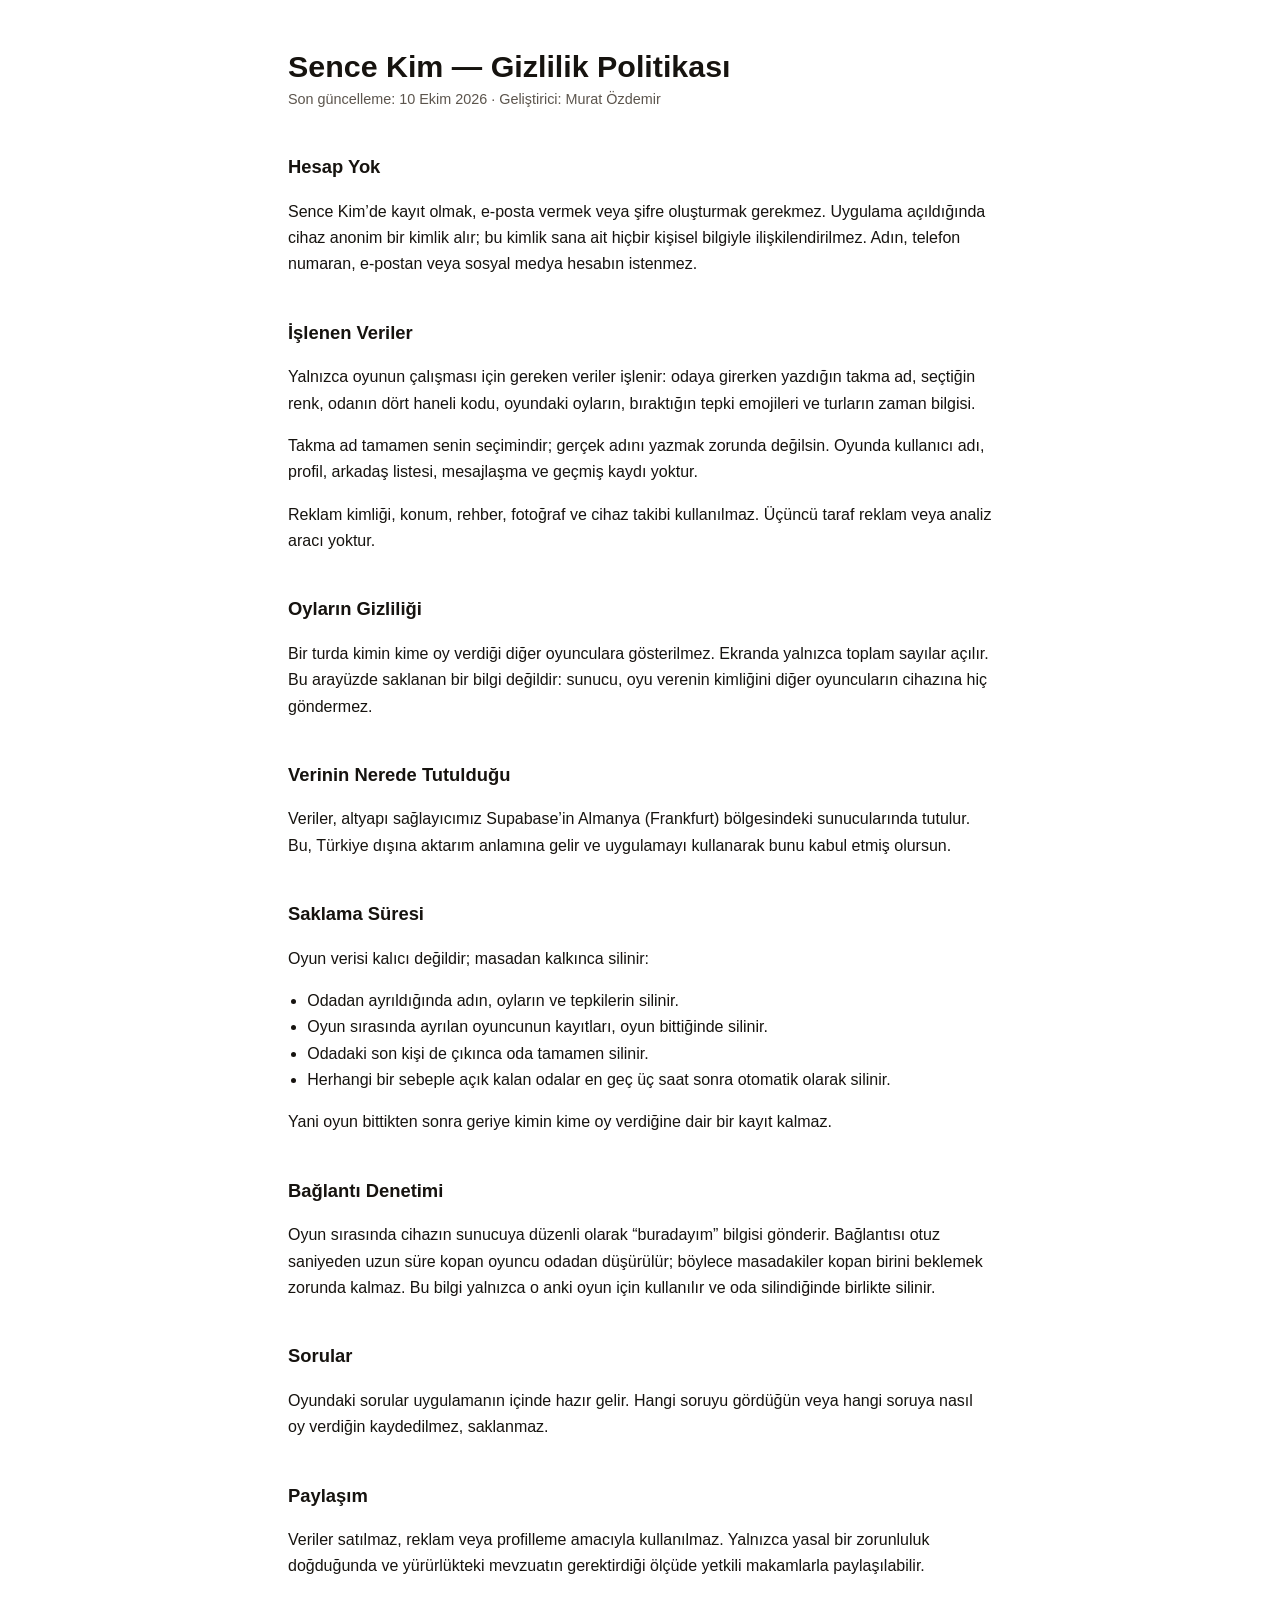
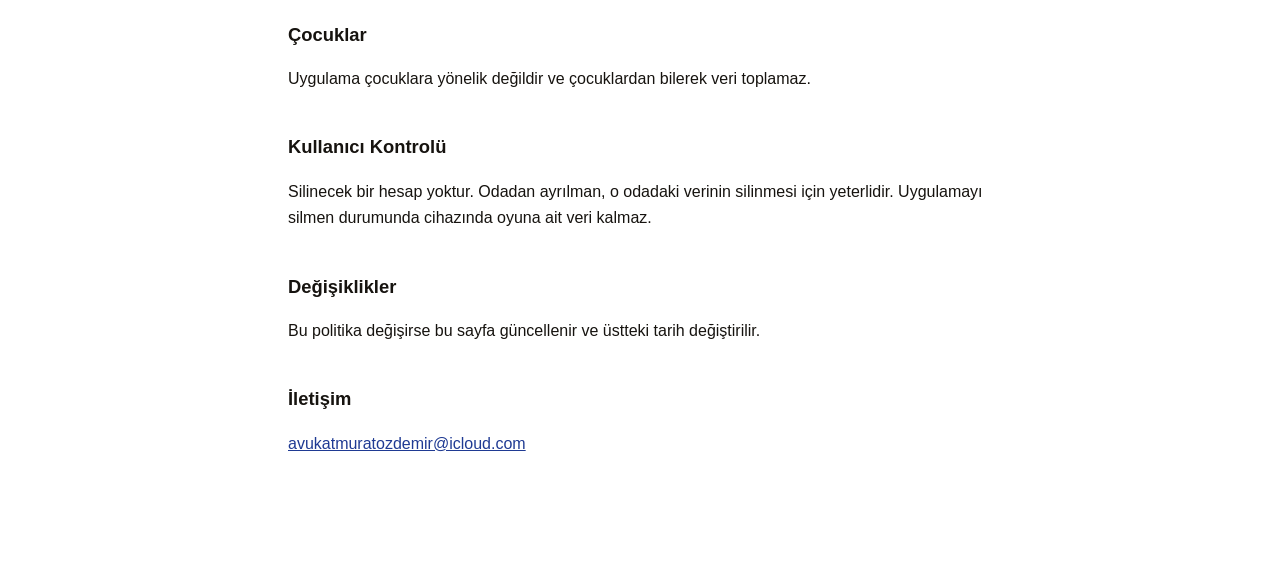
<file: sencekim/gizlilik.html>
<!doctype html>
<html lang="tr">
<head>
<meta charset="utf-8">
<meta name="viewport" content="width=device-width, initial-scale=1">
<title>Sence Kim — Gizlilik Politikası</title>
<link rel="stylesheet" href="../_style.css">
</head>
<body>
<main>

<h1>Sence Kim — Gizlilik Politikası</h1>
<p class="meta">Son güncelleme: 10 Ekim 2026 · Geliştirici: Murat Özdemir</p>

<h2>Hesap Yok</h2>
<p>Sence Kim’de kayıt olmak, e-posta vermek veya şifre oluşturmak gerekmez. Uygulama açıldığında cihaz anonim bir kimlik alır; bu kimlik sana ait hiçbir kişisel bilgiyle ilişkilendirilmez. Adın, telefon numaran, e-postan veya sosyal medya hesabın istenmez.</p>

<h2>İşlenen Veriler</h2>
<p>Yalnızca oyunun çalışması için gereken veriler işlenir: odaya girerken yazdığın takma ad, seçtiğin renk, odanın dört haneli kodu, oyundaki oyların, bıraktığın tepki emojileri ve turların zaman bilgisi.</p>
<p>Takma ad tamamen senin seçimindir; gerçek adını yazmak zorunda değilsin. Oyunda kullanıcı adı, profil, arkadaş listesi, mesajlaşma ve geçmiş kaydı yoktur.</p>
<p>Reklam kimliği, konum, rehber, fotoğraf ve cihaz takibi kullanılmaz. Üçüncü taraf reklam veya analiz aracı yoktur.</p>

<h2>Oyların Gizliliği</h2>
<p>Bir turda kimin kime oy verdiği diğer oyunculara gösterilmez. Ekranda yalnızca toplam sayılar açılır. Bu arayüzde saklanan bir bilgi değildir: sunucu, oyu verenin kimliğini diğer oyuncuların cihazına hiç göndermez.</p>

<h2>Verinin Nerede Tutulduğu</h2>
<p>Veriler, altyapı sağlayıcımız Supabase’in Almanya (Frankfurt) bölgesindeki sunucularında tutulur. Bu, Türkiye dışına aktarım anlamına gelir ve uygulamayı kullanarak bunu kabul etmiş olursun.</p>

<h2>Saklama Süresi</h2>
<p>Oyun verisi kalıcı değildir; masadan kalkınca silinir:</p>
<ul>
  <li>Odadan ayrıldığında adın, oyların ve tepkilerin silinir.</li>
  <li>Oyun sırasında ayrılan oyuncunun kayıtları, oyun bittiğinde silinir.</li>
  <li>Odadaki son kişi de çıkınca oda tamamen silinir.</li>
  <li>Herhangi bir sebeple açık kalan odalar en geç üç saat sonra otomatik olarak silinir.</li>
</ul>
<p>Yani oyun bittikten sonra geriye kimin kime oy verdiğine dair bir kayıt kalmaz.</p>

<h2>Bağlantı Denetimi</h2>
<p>Oyun sırasında cihazın sunucuya düzenli olarak “buradayım” bilgisi gönderir. Bağlantısı otuz saniyeden uzun süre kopan oyuncu odadan düşürülür; böylece masadakiler kopan birini beklemek zorunda kalmaz. Bu bilgi yalnızca o anki oyun için kullanılır ve oda silindiğinde birlikte silinir.</p>

<h2>Sorular</h2>
<p>Oyundaki sorular uygulamanın içinde hazır gelir. Hangi soruyu gördüğün veya hangi soruya nasıl oy verdiğin kaydedilmez, saklanmaz.</p>

<h2>Paylaşım</h2>
<p>Veriler satılmaz, reklam veya profilleme amacıyla kullanılmaz. Yalnızca yasal bir zorunluluk doğduğunda ve yürürlükteki mevzuatın gerektirdiği ölçüde yetkili makamlarla paylaşılabilir.</p>

<h2>Çocuklar</h2>
<p>Uygulama çocuklara yönelik değildir ve çocuklardan bilerek veri toplamaz.</p>

<h2>Kullanıcı Kontrolü</h2>
<p>Silinecek bir hesap yoktur. Odadan ayrılman, o odadaki verinin silinmesi için yeterlidir. Uygulamayı silmen durumunda cihazında oyuna ait veri kalmaz.</p>

<h2>Değişiklikler</h2>
<p>Bu politika değişirse bu sayfa güncellenir ve üstteki tarih değiştirilir.</p>

<h2>İletişim</h2>
<p><a href="mailto:avukatmuratozdemir@icloud.com">avukatmuratozdemir@icloud.com</a></p>

</main>
</body>
</html>
</file>
<file: _style.css>
:root {
  --bg: #ffffff;
  --fg: #16130f;
  --muted: #5c554d;
  --line: #e3ded7;
  --accent: #1f3a93;
}
@media (prefers-color-scheme: dark) {
  :root {
    --bg: #0b0908;
    --fg: #efe9e2;
    --muted: #a49b91;
    --line: #241f1b;
    --accent: #9fb6ff;
  }
}
* { box-sizing: border-box; }
body {
  margin: 0;
  padding: 48px 20px 96px;
  background: var(--bg);
  color: var(--fg);
  font: 16px/1.65 -apple-system, BlinkMacSystemFont, "Segoe UI", Roboto, sans-serif;
}
main { max-width: 44rem; margin: 0 auto; }
h1 { font-size: 1.9rem; line-height: 1.2; margin: 0 0 4px; }
h2 { font-size: 1.15rem; margin: 40px 0 8px; }
p, li { color: var(--fg); }
.meta { color: var(--muted); font-size: .9rem; margin: 0 0 8px; }
hr { border: 0; border-top: 1px solid var(--line); margin: 56px 0; }
a { color: var(--accent); }
ul { padding-left: 1.2rem; }
</file>
